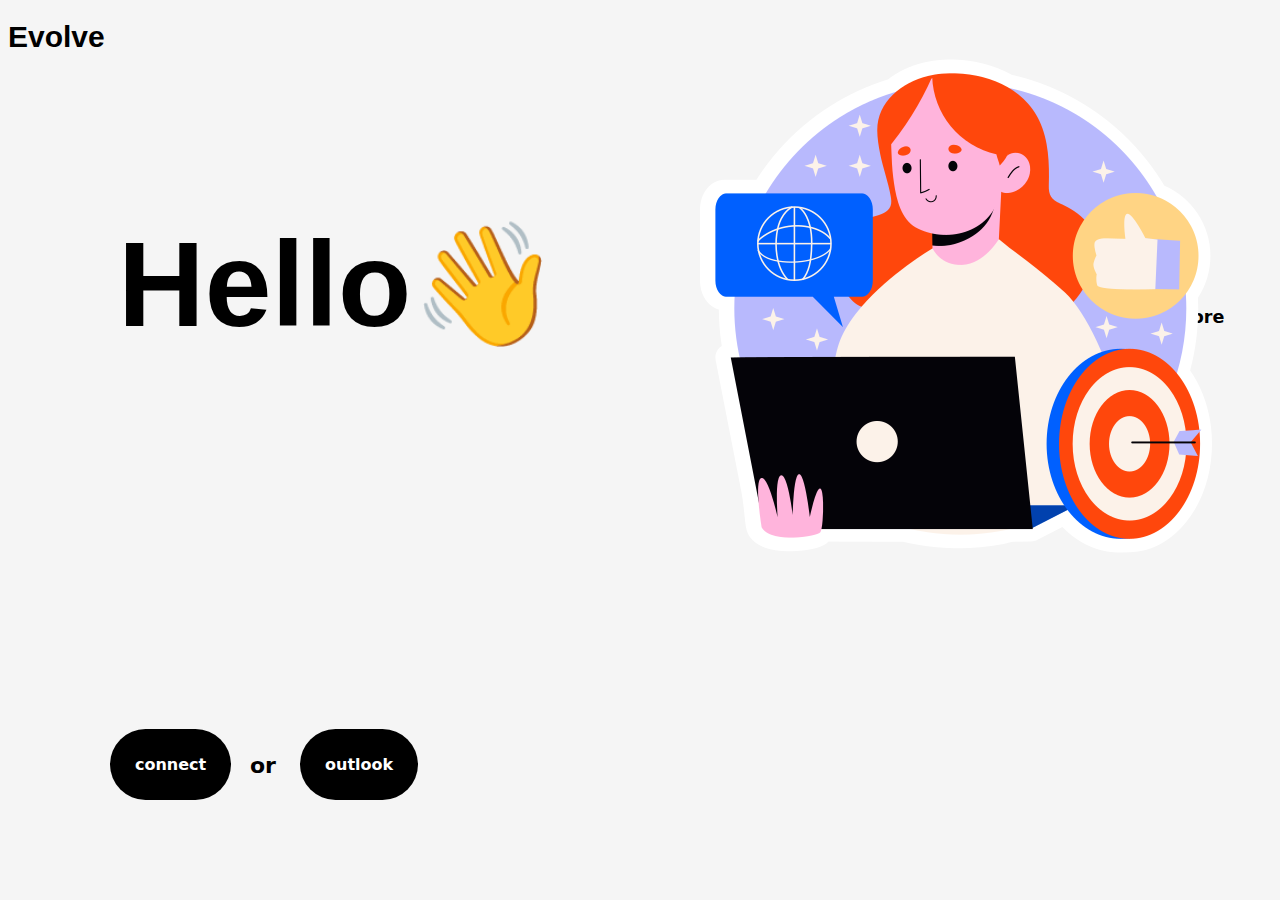
<file: index.html>
<!DOCTYPE html>
<html lang="en">
  <head>
    <meta charset="UTF-8" />
    <meta name="viewport" content="width=device-width, initial-scale=1.0" />
    <title>Evolve</title>
    <link rel="stylesheet" href="style.css" />
  </head>
  <body>
    <header>
      <div class="evolve"><h1>Evolve</h1></div>
      <div class="myheadingname">
        <h1>Hello👋</h1>
      </div>
      <div class="about"><a href="about.html" class="aboutlink"><h3><strong>about</strong></h3></a></div>
      <div class="community"><a href="community.html" class="communitylink"><h3><strong>community</strong></h3></a></div>
      <div class="explore"><a href="explore.html" class="explorelink"><h3><strong>explore</strong></h3></a></div>
      
    </header>
    <div class="myfirstimage">
      <img src="flaticons/social-media-marketing.png" alt="" />
    </div>
    <div  class="connect">
      <p><a href="connect.html" class="connectlink"><strong>connect</strong></a></p>
      </div>
      <div class="or">
        
      <p><strong>or</strong></p>
      </div>
      <div class="view">
      <p><a href="outlook.html" class="viewlink"><strong>outlook</strong></a></p>
      </div>
  </body>
</html>
</file>
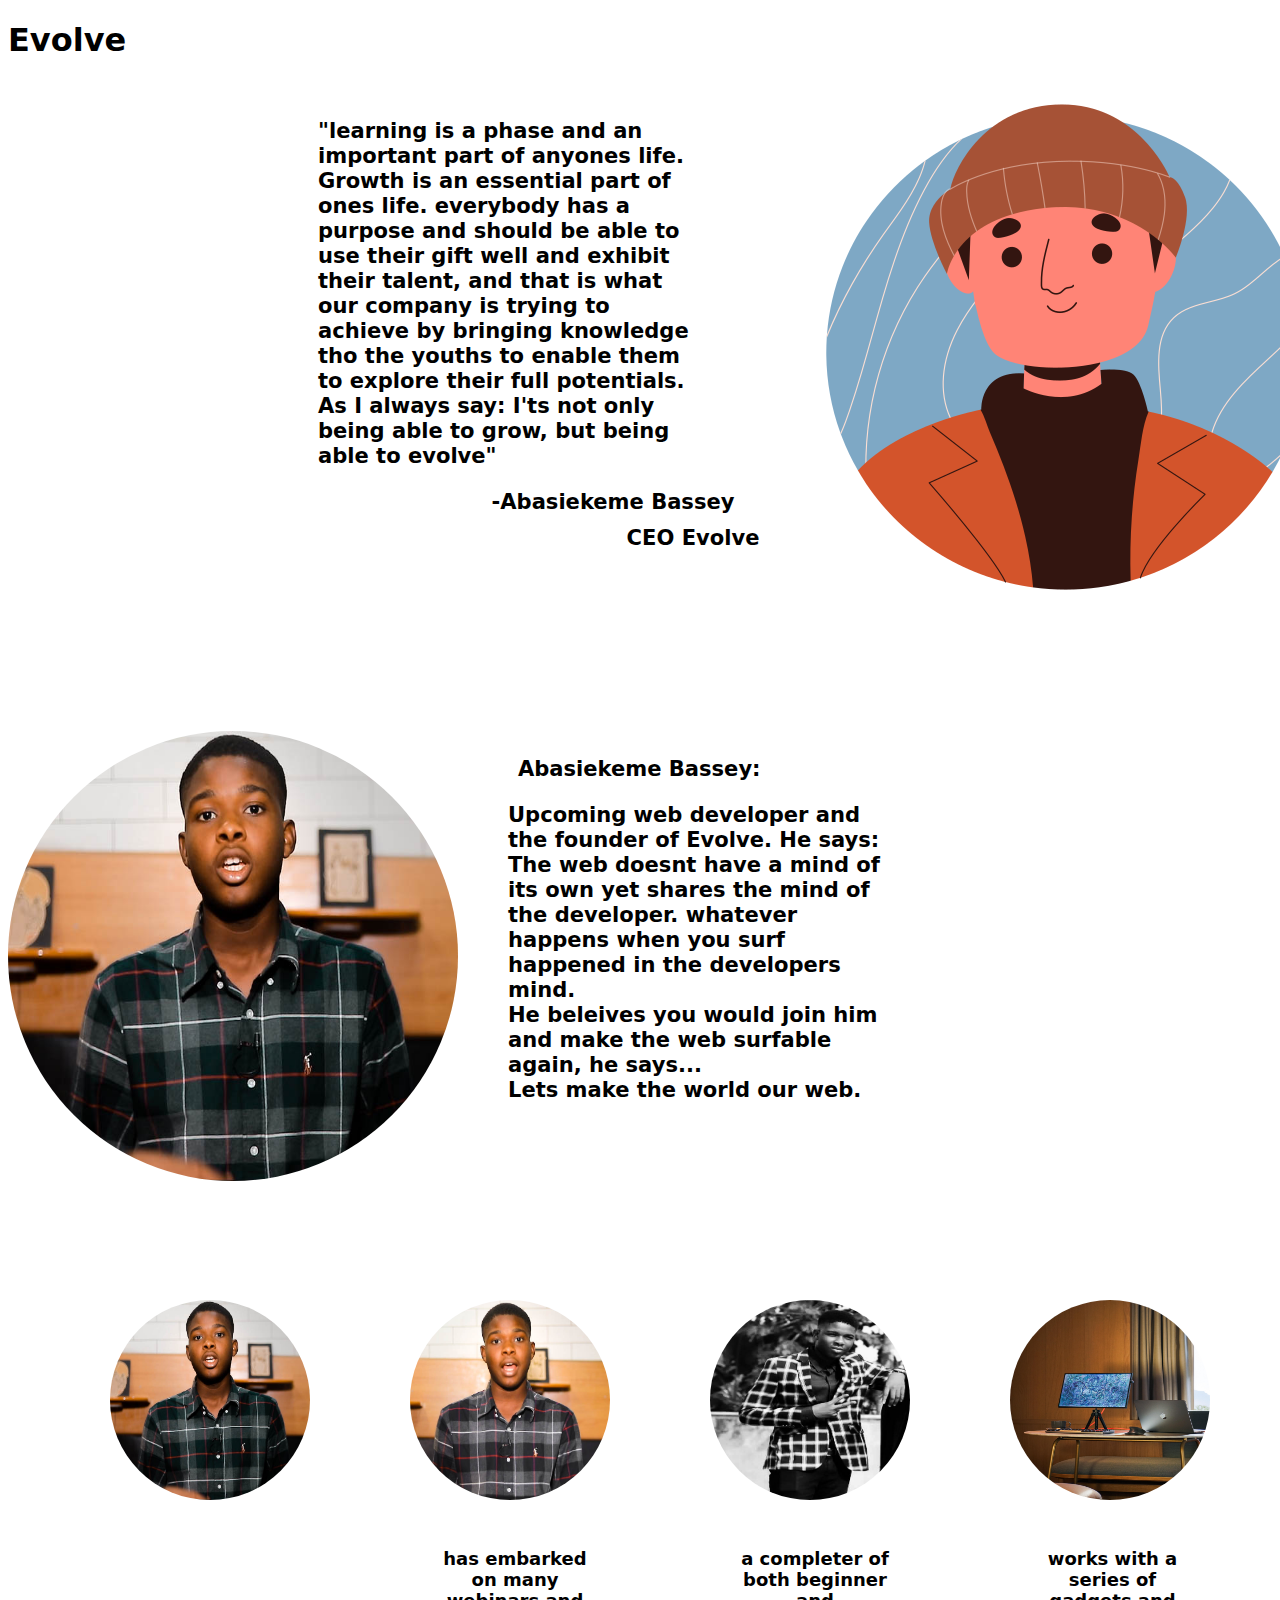
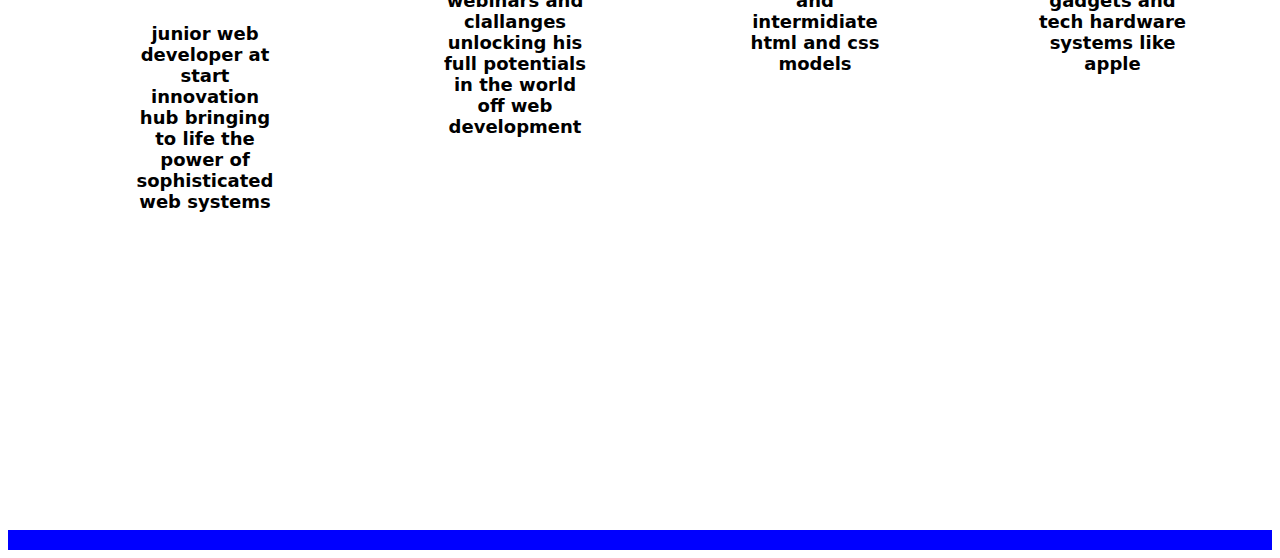
<file: about.html>
<!DOCTYPE html>
<html lang="en">
  <head>
    <meta charset="UTF-8" />
    <meta name="viewport" content="width=device-width, initial-scale=1.0" />
    <title>The developer</title>
    <link rel="stylesheet" href="about.css" />
  </head>
  <body>
    <header>
      <div class="evolve"><h1><a href="index.html" class="evolvelink">Evolve</a></h1></div>
      <div class="about">
        <a href="about.html" class="aboutlink"
          ><h3><strong>about</strong></h3></a
        >
      </div>
      <div class="community">
        <a href="community.html" class="communitylink"
          ><h3><strong>community</strong></h3></a
        >
      </div>
      <div class="explore">
        <a href="explore.html" class="explorelink"
          ><h3><strong>explore</strong></h3></a
        >
      </div>
    </header>
    <div class="mypic">
      <img src="flaticons/man.png" alt="" />
    </div>
    <div class="quote">
      <h3>
        "learning is a phase and an important part of anyones life. Growth is an
        essential part of ones life. everybody has a purpose and should be able
        to use their gift well and exhibit their talent, and that is what our
        company is trying to achieve by bringing knowledge tho the youths to
        enable them to explore their full potentials. As I always say: I'ts not
        only being able to grow, but being able to evolve"
      </h3>
    </div>
    <div class="ideatext022">
      <h3>-Abasiekeme Bassey</h3>
    </div>
    <div class="ceotext02">
      <h3>CEO Evolve</h3>
    </div>
    <img
      src="pictures of me/Abas pic001.jpg"
      alt=""
      width="450px"
      height="450px"
      class="mypic002" />
    <div class="quote02">
      <h3>Abasiekeme Bassey:</h3>
    </div>
    <div class="quote03">
      <h3>
        Upcoming web developer and the founder of Evolve. He says: The web
        doesnt have a mind of its own yet shares the mind of the developer.
        whatever happens when you surf happened in the developers mind. <br>
        He beleives you would join him and make the web surfable again, he says... <br>Lets make the world our web.
      </h3>
    </div>
    <div><img src="pictures of me/Abas pic001.jpg" alt="" width="200" height="200" class="cpic"></div>
    <div><img src="pictures of me/Abas pic002.jpg" alt="" class="cpic2" width="200" height="200"></div>
    <div><img src="pictures of me/new pic bw.jpg" alt="" class="cpic3" width="200" height="200"></div>
    <div><img src="pictures of me/F4nai_ubQAAIgIA.jpeg" alt="" class="cpic4" width="200" height="200"></div>
    <div class="img1script"><p><strong>junior web developer at start innovation hub bringing to life the power of sophisticated web systems</strong></p></div>
    <div class="img2script"><p><strong>has embarked on many webinars and clallanges unlocking his full potentials in the world off web development</strong></p></div>
    <div  class="img3script"><p><strong>a completer of both beginner and intermidiate html and css models</strong></p></div>
    <div class="img4script"><p><strong>works with a series of gadgets and tech hardware systems like <br>apple</strong></p></div>
    <div class="down_menu"></div>
  </body>
</html>
</file>
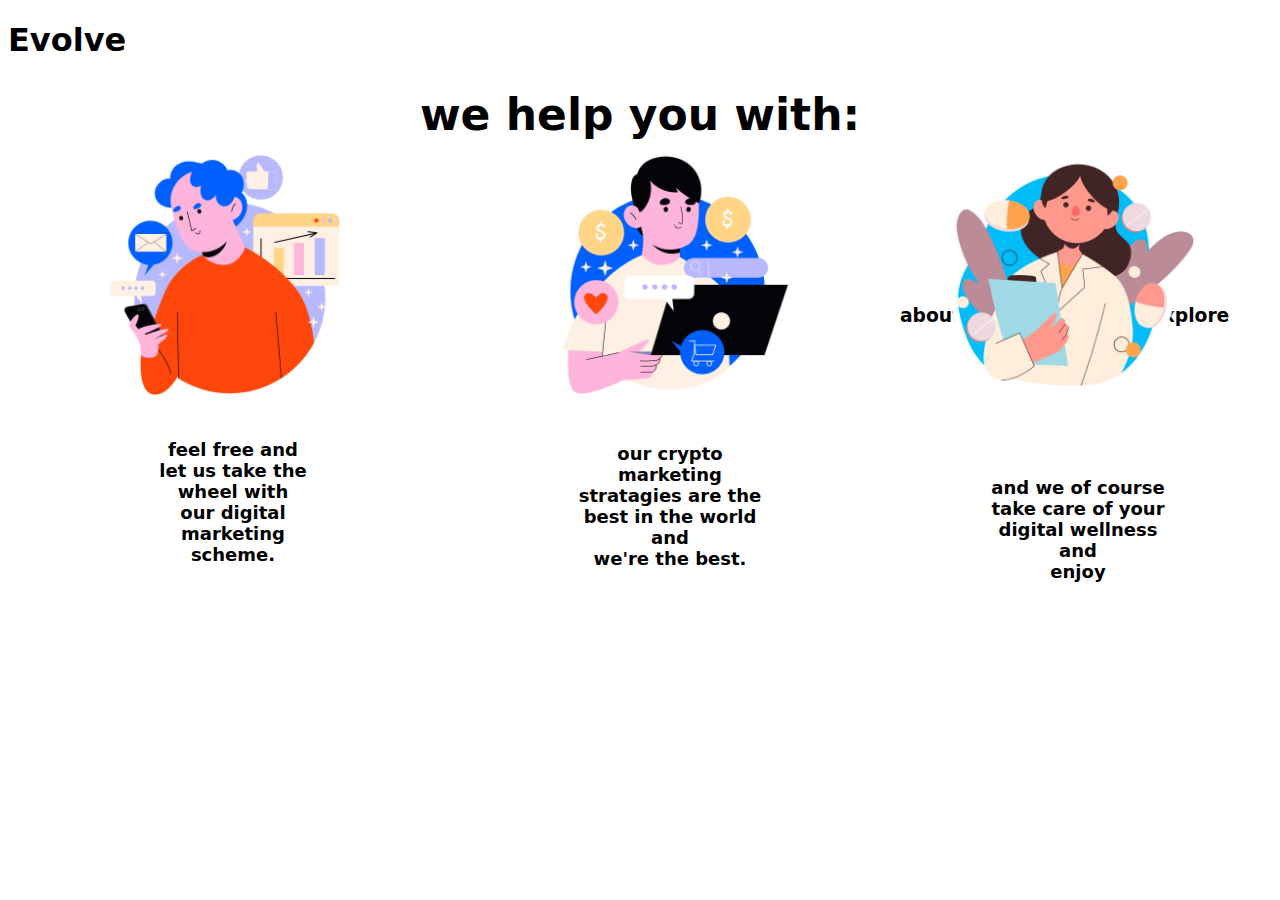
<file: connect.html>
<!DOCTYPE html>
<html lang="en">
<head>
    <meta charset="UTF-8">
    <meta name="viewport" content="width=device-width, initial-scale=1.0">
    <title>Connect</title>
    <link rel="stylesheet" href="connect.css">
</head>
<body>
        <header>
      <div class="evolve"><h1><a href="index.html" class="evolvelink">Evolve</a></h1></div>
      <div class="about"><a href="about.html" class="aboutlink"><h3><strong>about</strong></h3></a></div>
      <div class="community"><a href="community.html" class="communitylink"><h3><strong>community</strong></h3></a></div>
      <div class="explore"><a href="explore.html" class="explorelink"><h3><strong>explore</strong></h3></a></div>
      <div class="help"><h1>we help you with:</h1></div>
    </header>
    <div class="analyse"><img src="flaticons/bar-chart.png" alt="" width="250"></div>
    <div class="marketing"><img src="flaticons/marketing.png" alt="" width="250"></div>
    <div class="digitalwellness"><img src="flaticons/doctor.png" alt="" width="250"></div>
    <div class="ascript"><p><strong>feel free and let us take the wheel with our digital marketing scheme.</strong></p></div>
      <div class="mscript"><p><strong>our crypto marketing stratagies are the best in the world and <br>we're the best. </strong></p></div>
      <div class="hscript"><p><strong>and we of course take care of your digital wellness and <br>enjoy</strong></p></div>
</body>
</html>
</file>
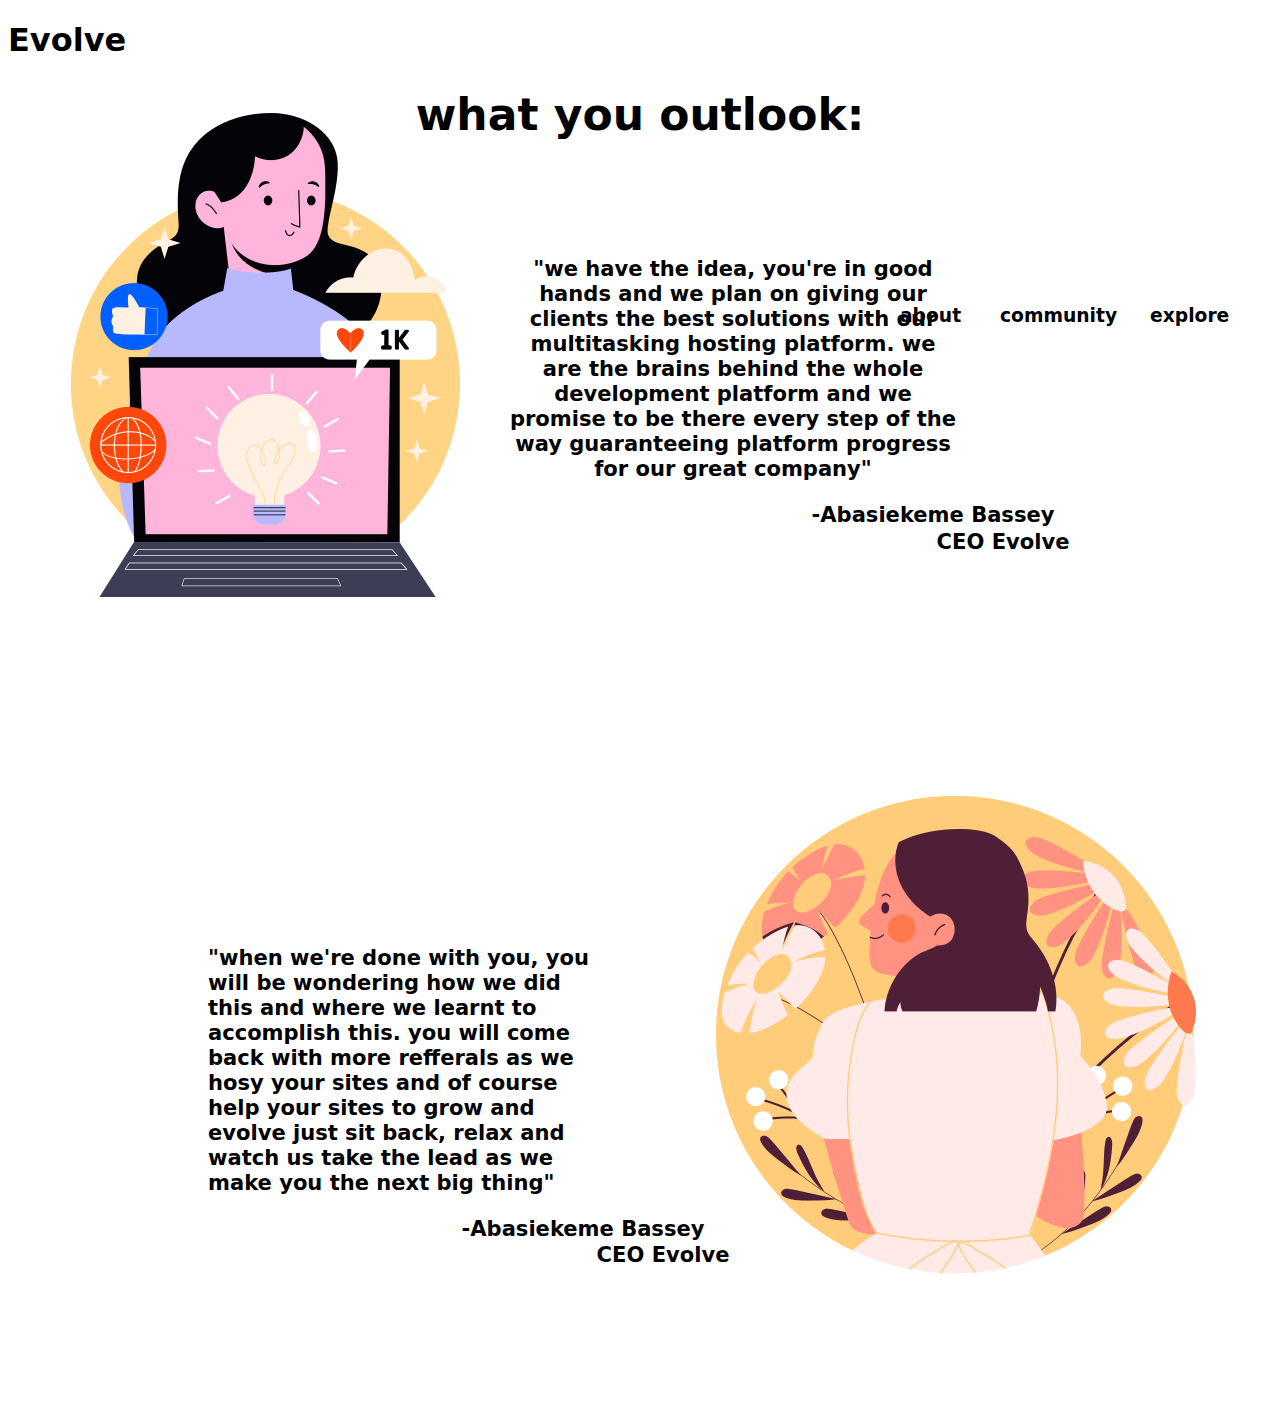
<file: outlook.html>
<!DOCTYPE html>
<html lang="en">
  <head>
    <meta charset="UTF-8" />
    <meta name="viewport" content="width=device-width, initial-scale=1.0" />
    <title>outlook</title>
    <link rel="stylesheet" href="outlook.css" />
  </head>
  <body>
    <header>
      <div class="evolve"><h1><a href="index.html" class="evolvelink">Evolve</a></h1></div>
      <div class="about">
        <a href="about.html" class="aboutlink"
          ><h3><strong>about</strong></h3></a
        >
      </div>
      <div class="community">
        <a href="community.html" class="communitylink"
          ><h3><strong>community</strong></h3></a
        >
      </div>
      <div class="explore">
        <a href="explore.html" class="explorelink"
          ><h3><strong>explore</strong></h3></a
        >
      </div>
      <div class="outlook"><h1>what you outlook:</h1></div>
      <div class="ideapic"><img src="flaticons/idea.png" alt="" /></div>
      <div class="ideatext">
        <h3>
          "we have the idea, you're in good hands and we plan on giving our
          clients the best solutions with our multitasking hosting platform. we
          are the brains behind the whole development platform and we promise to
          be there every step of the way guaranteeing platform progress for our
          great company"
        </h3>
      </div>
      <div class="ideatext02">
        <h3>-Abasiekeme Bassey</h3>
      </div>
      <div class="ceotext">
        <h3>CEO Evolve</h3>
      </div>

      <div class="springpic"><img src="flaticons/spring.png" alt="" /></div>
      <div class="springtext">
        <h3>
          "when we're done with you, you will be wondering how we did this and
          where we learnt to accomplish this. you will come back with more
          refferals as we hosy your sites and of course help your sites to grow
          and evolve just sit back, relax and watch us take the lead as we make
          you the next big thing"
        </h3>
      </div>
      <div class="ideatext022">
        <h3>-Abasiekeme Bassey</h3>
      </div>
      <div class="ceotext02">
        <h3>CEO Evolve</h3>
      </div>
    </header>
  </body>
</html>
</file>
<file: style.css>
body {
  background-color: whitesmoke;
  font-size: 15px;
  font-family: system-ui, -apple-system, BlinkMacSystemFont, "Segoe UI", Roboto,
    Oxygen, Ubuntu, Cantarell, "Open Sans", "Helvetica Neue", sans-serif;
}
.myheadingname {
  font-family: system-ui, -apple-system, BlinkMacSystemFont, "Segoe UI", Roboto,
    Oxygen, Ubuntu, Cantarell, "Open Sans", "Helvetica Neue", sans-serif;
  font: 1em sans-serif;
  font-size: 60px;
  display: inline-block;
  position: relative;
  bottom: -60px;
  left: 110px;
}

.evolve {
  font-family: system-ui, -apple-system, BlinkMacSystemFont, "Segoe UI", Roboto,
    Oxygen, Ubuntu, Cantarell, "Open Sans", "Helvetica Neue", sans-serif;
  font: 1em sans-serif;
  display: inline;
}


.myfirstimage {
  display: inline;
  text-align: left;
  position: absolute;
  top: 50px;
  left: 700px;
}

/* .connect{:   note that this is for the button
  color: white;
  background-color: black;
  border-radius: 25px;
  width: 60px;
  height: 15px;
  padding: 20px;
  border: 5px solid black;
} */

.connect {
  font-family: system-ui, -apple-system, BlinkMacSystemFont, "Segoe UI", Roboto,
    Oxygen, Ubuntu, Cantarell, "Open Sans", "Helvetica Neue", sans-serif;
  background-color: black; /* Green */
  border-radius: 50px;
  color: white;
  padding: 10px 25px;
  text-align: center;
  display: inline-block;
  font-size: 16px;
  position: absolute;
  bottom: 100px;
  left: 110px;
}

.connectlink {
  text-decoration: none;
  color: white;
}

.or {
  font-family: system-ui, -apple-system, BlinkMacSystemFont, "Segoe UI", Roboto,
    Oxygen, Ubuntu, Cantarell, "Open Sans", "Helvetica Neue", sans-serif;
  font-size: 22px;
  position: absolute;
  left: 250px;
  bottom: 100px;
}

.view {
  font-family: system-ui, -apple-system, BlinkMacSystemFont, "Segoe UI", Roboto,
    Oxygen, Ubuntu, Cantarell, "Open Sans", "Helvetica Neue", sans-serif;
  background-color: black; /* Green */
  border-radius: 50px;
  color: white;
  padding: 10px 25px;
  text-align: center;
  display: inline;
  font-size: 16px;
  position: absolute;
  bottom: 100px;
  left: 300px;
}

.viewlink {
  text-decoration: none;
  color: white;
}

.about {
  font-family: system-ui, -apple-system, BlinkMacSystemFont, "Segoe UI", Roboto,
    Oxygen, Ubuntu, Cantarell, "Open Sans", "Helvetica Neue", sans-serif;
  position: absolute;
  left: 900px;
  bottom: 555px;
}

.aboutlink {
  text-decoration: none;
  color: black;
}

.community {
  font-family: system-ui, -apple-system, BlinkMacSystemFont, "Segoe UI", Roboto,
    Oxygen, Ubuntu, Cantarell, "Open Sans", "Helvetica Neue", sans-serif;
  position: absolute;
  left: 1000px;
  bottom: 555px;
}

.communitylink {
  text-decoration: none;
  color: black;
}

.explore {
  font-family: system-ui, -apple-system, BlinkMacSystemFont, "Segoe UI", Roboto,
    Oxygen, Ubuntu, Cantarell, "Open Sans", "Helvetica Neue", sans-serif;
  position: absolute;
  left: 1150px;
  bottom: 555px;
}

.explorelink {
  text-decoration: none;
  color: black;
}
</file>
<file: about.css>
.evolve {
  font-family: system-ui, -apple-system, BlinkMacSystemFont, "Segoe UI", Roboto,
    Oxygen, Ubuntu, Cantarell, "Open Sans", "Helvetica Neue", sans-serif;
  font: 1em sans-serif;
  display: inline;
}

.about {
  font-family: system-ui, -apple-system, BlinkMacSystemFont, "Segoe UI", Roboto,
    Oxygen, Ubuntu, Cantarell, "Open Sans", "Helvetica Neue", sans-serif;
  position: absolute;
  left: 900px;
  bottom: 555px;
}

.aboutlink {
  text-decoration: none;
  color: black;
}

.community {
  font-family: system-ui, -apple-system, BlinkMacSystemFont, "Segoe UI", Roboto,
    Oxygen, Ubuntu, Cantarell, "Open Sans", "Helvetica Neue", sans-serif;
  position: absolute;
  left: 1000px;
  bottom: 555px;
}

.communitylink {
  text-decoration: none;
  color: black;
}

.explore {
  font-family: system-ui, -apple-system, BlinkMacSystemFont, "Segoe UI", Roboto,
    Oxygen, Ubuntu, Cantarell, "Open Sans", "Helvetica Neue", sans-serif;
  position: absolute;
  left: 1150px;
  bottom: 555px;
}

.explorelink {
  text-decoration: none;
  color: black;
  font-family: system-ui, -apple-system, BlinkMacSystemFont, "Segoe UI", Roboto,
    Oxygen, Ubuntu, Cantarell, "Open Sans", "Helvetica Neue", sans-serif;
}

.evolvelink {
  text-decoration: none;
  color: black;
  font-family: system-ui, -apple-system, BlinkMacSystemFont, "Segoe UI", Roboto,
    Oxygen, Ubuntu, Cantarell, "Open Sans", "Helvetica Neue", sans-serif;
}

.mypic {
  display: inline;
  position: relative;
  top: 10px;
  left: 800px;
}

.quote {
  width: 390px;
  font-size: 18px;
  font-family: system-ui, -apple-system, BlinkMacSystemFont, "Segoe UI", Roboto,
    Oxygen, Ubuntu, Cantarell, "Open Sans", "Helvetica Neue", sans-serif;
  position: relative;
  left: 310px;
  bottom: 500px;
}

.ideatext022 {
  width: 450px;
  font-size: 18px;
  font-family: system-ui, -apple-system, BlinkMacSystemFont, "Segoe UI", Roboto,
    Oxygen, Ubuntu, Cantarell, "Open Sans", "Helvetica Neue", sans-serif;
  text-align: center;
  position: relative;
  left: 380px;
  bottom: 500px;
}

.ceotext02 {
  width: 450px;
  font-size: 18px;
  font-family: system-ui, -apple-system, BlinkMacSystemFont, "Segoe UI", Roboto,
    Oxygen, Ubuntu, Cantarell, "Open Sans", "Helvetica Neue", sans-serif;
  text-align: center;
  position: relative;
  left: 460px;
  bottom: 510px;
}

.mypic002 {
  border-radius: 50%;
  position: relative;
  bottom: 350px;
}

.quote02 {
  width: 390px;
  font-size: 18px;
  font-family: system-ui, -apple-system, BlinkMacSystemFont, "Segoe UI", Roboto,
    Oxygen, Ubuntu, Cantarell, "Open Sans", "Helvetica Neue", sans-serif;
  position: relative;
  left: 510px;
  bottom: 800px;
}

.quote03 {
  width: 390px;
  font-size: 18px;
  font-family: system-ui, -apple-system, BlinkMacSystemFont, "Segoe UI", Roboto,
    Oxygen, Ubuntu, Cantarell, "Open Sans", "Helvetica Neue", sans-serif;
  position: relative;
  left: 500px;
  bottom: 800px;
}

.cpic {
  border-radius: 50%;
  position: absolute;
  top: 1300px;
  left: 110px;
}

.cpic2 {
  border-radius: 50%;
  position: absolute;
  top: 1300px;
  left: 410px;
}

.cpic3 {
  border-radius: 50%;
  position: absolute;
  top: 1300px;
  left: 710px;
}

.cpic4 {
  border-radius: 50%;
  position: absolute;
  top: 1300px;
  left: 1010px;
}

.img1script {
  width: 150px;
  font-size: 18px;
  font-family: system-ui, -apple-system, BlinkMacSystemFont, "Segoe UI", Roboto,
    Oxygen, Ubuntu, Cantarell, "Open Sans", "Helvetica Neue", sans-serif;
  text-align: center;
  position: relative;
  left: 122px;
  top: -300px;
}

.img2script {
  width: 150px;
  font-size: 18px;
  font-family: system-ui, -apple-system, BlinkMacSystemFont, "Segoe UI", Roboto,
    Oxygen, Ubuntu, Cantarell, "Open Sans", "Helvetica Neue", sans-serif;
  text-align: center;
  position: absolute;
  left: 440px;
  top: 1530px;
}

.img3script {
  width: 150px;
  font-size: 18px;
  font-family: system-ui, -apple-system, BlinkMacSystemFont, "Segoe UI", Roboto,
    Oxygen, Ubuntu, Cantarell, "Open Sans", "Helvetica Neue", sans-serif;
  text-align: center;
  position: absolute;
  left: 740px;
  top: 1530px;
}

.img4script {
  width: 165px;
  font-size: 18px;
  font-family: system-ui, -apple-system, BlinkMacSystemFont, "Segoe UI", Roboto,
    Oxygen, Ubuntu, Cantarell, "Open Sans", "Helvetica Neue", sans-serif;
  text-align: center;
  position: absolute;
  left: 1030px;
  top: 1530px;
}

.down_menu {
  width: auto;
  height: auto;
  background-color: blue;
  border: 10px solid blue;
  margin-top: 0px;
  margin-bottom: 0px;
  margin-right: 0px;
  margin-left: 0px;;

}
</file>
<file: connect.css>
.evolve {
  font-family: system-ui, -apple-system, BlinkMacSystemFont, "Segoe UI", Roboto,
    Oxygen, Ubuntu, Cantarell, "Open Sans", "Helvetica Neue", sans-serif;
  font: 1em sans-serif;
  display: inline;
}

.evolvelink {
  text-decoration: none;
  color: black;
  font-family: system-ui, -apple-system, BlinkMacSystemFont, "Segoe UI", Roboto,
    Oxygen, Ubuntu, Cantarell, "Open Sans", "Helvetica Neue", sans-serif;
}

.about {
  font-family: system-ui, -apple-system, BlinkMacSystemFont, "Segoe UI", Roboto,
    Oxygen, Ubuntu, Cantarell, "Open Sans", "Helvetica Neue", sans-serif;
  position: absolute;
  left: 900px;
  bottom: 555px;
}

.aboutlink {
  text-decoration: none;
  color: black;
}

.community {
  font-family: system-ui, -apple-system, BlinkMacSystemFont, "Segoe UI", Roboto,
    Oxygen, Ubuntu, Cantarell, "Open Sans", "Helvetica Neue", sans-serif;
  position: absolute;
  left: 1000px;
  bottom: 555px;
}

.communitylink {
  text-decoration: none;
  color: black;
}

.explore {
  font-family: system-ui, -apple-system, BlinkMacSystemFont, "Segoe UI", Roboto,
    Oxygen, Ubuntu, Cantarell, "Open Sans", "Helvetica Neue", sans-serif;
  position: absolute;
  left: 1150px;
  bottom: 555px;
}

.explorelink {
  text-decoration: none;
  color: black;
}

.help {
  font-family: system-ui, -apple-system, BlinkMacSystemFont, "Segoe UI", Roboto,
    Oxygen, Ubuntu, Cantarell, "Open Sans", "Helvetica Neue", sans-serif;
  font-size: 22px;
  text-align: center;
}

.analyse {
  display: inline;
  text-align: left;
  position: absolute;
  top: 150px;
  left: 100px;
}

.marketing {
  display: inline;
  text-align: left;
  position: absolute;
  top: 150px;
  left: 550px;
}

.digitalwellness {
  display: inline;
  text-align: left;
  position: absolute;
  top: 150px;
  left: 950px;
}

.ascript {
  width: 150px;
  font-size: 18px;
  font-family: system-ui, -apple-system, BlinkMacSystemFont, "Segoe UI", Roboto,
    Oxygen, Ubuntu, Cantarell, "Open Sans", "Helvetica Neue", sans-serif;
  text-align: center;
  position: relative;
  left: 150px;
  top: 270px;
}

.mscript {
  width: 200px;
  font-size: 18px;
  font-family: system-ui, -apple-system, BlinkMacSystemFont, "Segoe UI", Roboto,
    Oxygen, Ubuntu, Cantarell, "Open Sans", "Helvetica Neue", sans-serif;
  text-align: center;
  position: relative;
  left: 562px;
  top: 130px;
}

.hscript {
  width: 200px;
  font-size: 18px;
  font-family: system-ui, -apple-system, BlinkMacSystemFont, "Segoe UI", Roboto,
    Oxygen, Ubuntu, Cantarell, "Open Sans", "Helvetica Neue", sans-serif;
  text-align: center;
  position: relative;
  left: 970px;
  top: 20px;
}
</file>
<file: outlook.css>
.evolve {
  font-family: system-ui, -apple-system, BlinkMacSystemFont, "Segoe UI", Roboto,
    Oxygen, Ubuntu, Cantarell, "Open Sans", "Helvetica Neue", sans-serif;
  font: 1em sans-serif;
  display: inline;
}

.about {
  font-family: system-ui, -apple-system, BlinkMacSystemFont, "Segoe UI", Roboto,
    Oxygen, Ubuntu, Cantarell, "Open Sans", "Helvetica Neue", sans-serif;
  position: absolute;
  left: 900px;
  bottom: 555px;
}

.aboutlink {
  text-decoration: none;
  color: black;
}

.community {
  font-family: system-ui, -apple-system, BlinkMacSystemFont, "Segoe UI", Roboto,
    Oxygen, Ubuntu, Cantarell, "Open Sans", "Helvetica Neue", sans-serif;
  position: absolute;
  left: 1000px;
  bottom: 555px;
}

.communitylink {
  text-decoration: none;
  color: black;
}

.explore {
  font-family: system-ui, -apple-system, BlinkMacSystemFont, "Segoe UI", Roboto,
    Oxygen, Ubuntu, Cantarell, "Open Sans", "Helvetica Neue", sans-serif;
  position: absolute;
  left: 1150px;
  bottom: 555px;
}

.explorelink {
  text-decoration: none;
  color: black;
  font-family: system-ui, -apple-system, BlinkMacSystemFont, "Segoe UI", Roboto,
    Oxygen, Ubuntu, Cantarell, "Open Sans", "Helvetica Neue", sans-serif;
}

.evolvelink {
  text-decoration: none;
  color: black;
  font-family: system-ui, -apple-system, BlinkMacSystemFont, "Segoe UI", Roboto,
    Oxygen, Ubuntu, Cantarell, "Open Sans", "Helvetica Neue", sans-serif;
}

.outlook {
  font-family: system-ui, -apple-system, BlinkMacSystemFont, "Segoe UI", Roboto,
    Oxygen, Ubuntu, Cantarell, "Open Sans", "Helvetica Neue", sans-serif;
  font-size: 22px;
  text-align: center;
}

.ideapic {
  display: inline;
  text-align: right;
  position: relative;
  bottom: 70px;
}

.ideatext {
  width: 450px;
  font-size: 18px;
  font-family: system-ui, -apple-system, BlinkMacSystemFont, "Segoe UI", Roboto,
    Oxygen, Ubuntu, Cantarell, "Open Sans", "Helvetica Neue", sans-serif;
  text-align: center;
  position: relative;
  left: 500px;
  bottom: 450px;
}

.ideatext02 {
  width: 450px;
  font-size: 18px;
  font-family: system-ui, -apple-system, BlinkMacSystemFont, "Segoe UI", Roboto,
    Oxygen, Ubuntu, Cantarell, "Open Sans", "Helvetica Neue", sans-serif;
  text-align: center;
  position: relative;
  left: 700px;
  bottom: 450px;
}

.ceotext {
  width: 450px;
  font-size: 18px;
  font-family: system-ui, -apple-system, BlinkMacSystemFont, "Segoe UI", Roboto,
    Oxygen, Ubuntu, Cantarell, "Open Sans", "Helvetica Neue", sans-serif;
  text-align: center;
  position: relative;
  left: 770px;
  bottom: 470px;
}

.springpic {
  display: inline;
  position: absolute;
  left: 700px;
  top: 780px;
}

.springtext {
  width: 390px;
  font-size: 18px;
  font-family: system-ui, -apple-system, BlinkMacSystemFont, "Segoe UI", Roboto,
    Oxygen, Ubuntu, Cantarell, "Open Sans", "Helvetica Neue", sans-serif;
  position: relative;
  left: 200px;
  bottom: 100px;
}

.ideatext022 {
  width: 450px;
  font-size: 18px;
  font-family: system-ui, -apple-system, BlinkMacSystemFont, "Segoe UI", Roboto,
    Oxygen, Ubuntu, Cantarell, "Open Sans", "Helvetica Neue", sans-serif;
  text-align: center;
  position: relative;
  left: 350px;
  bottom: 100px;
}

.ceotext02 {
  width: 450px;
  font-size: 18px;
  font-family: system-ui, -apple-system, BlinkMacSystemFont, "Segoe UI", Roboto,
    Oxygen, Ubuntu, Cantarell, "Open Sans", "Helvetica Neue", sans-serif;
  text-align: center;
  position: relative;
  left: 430px;
  bottom: 120px;
}
</file>
